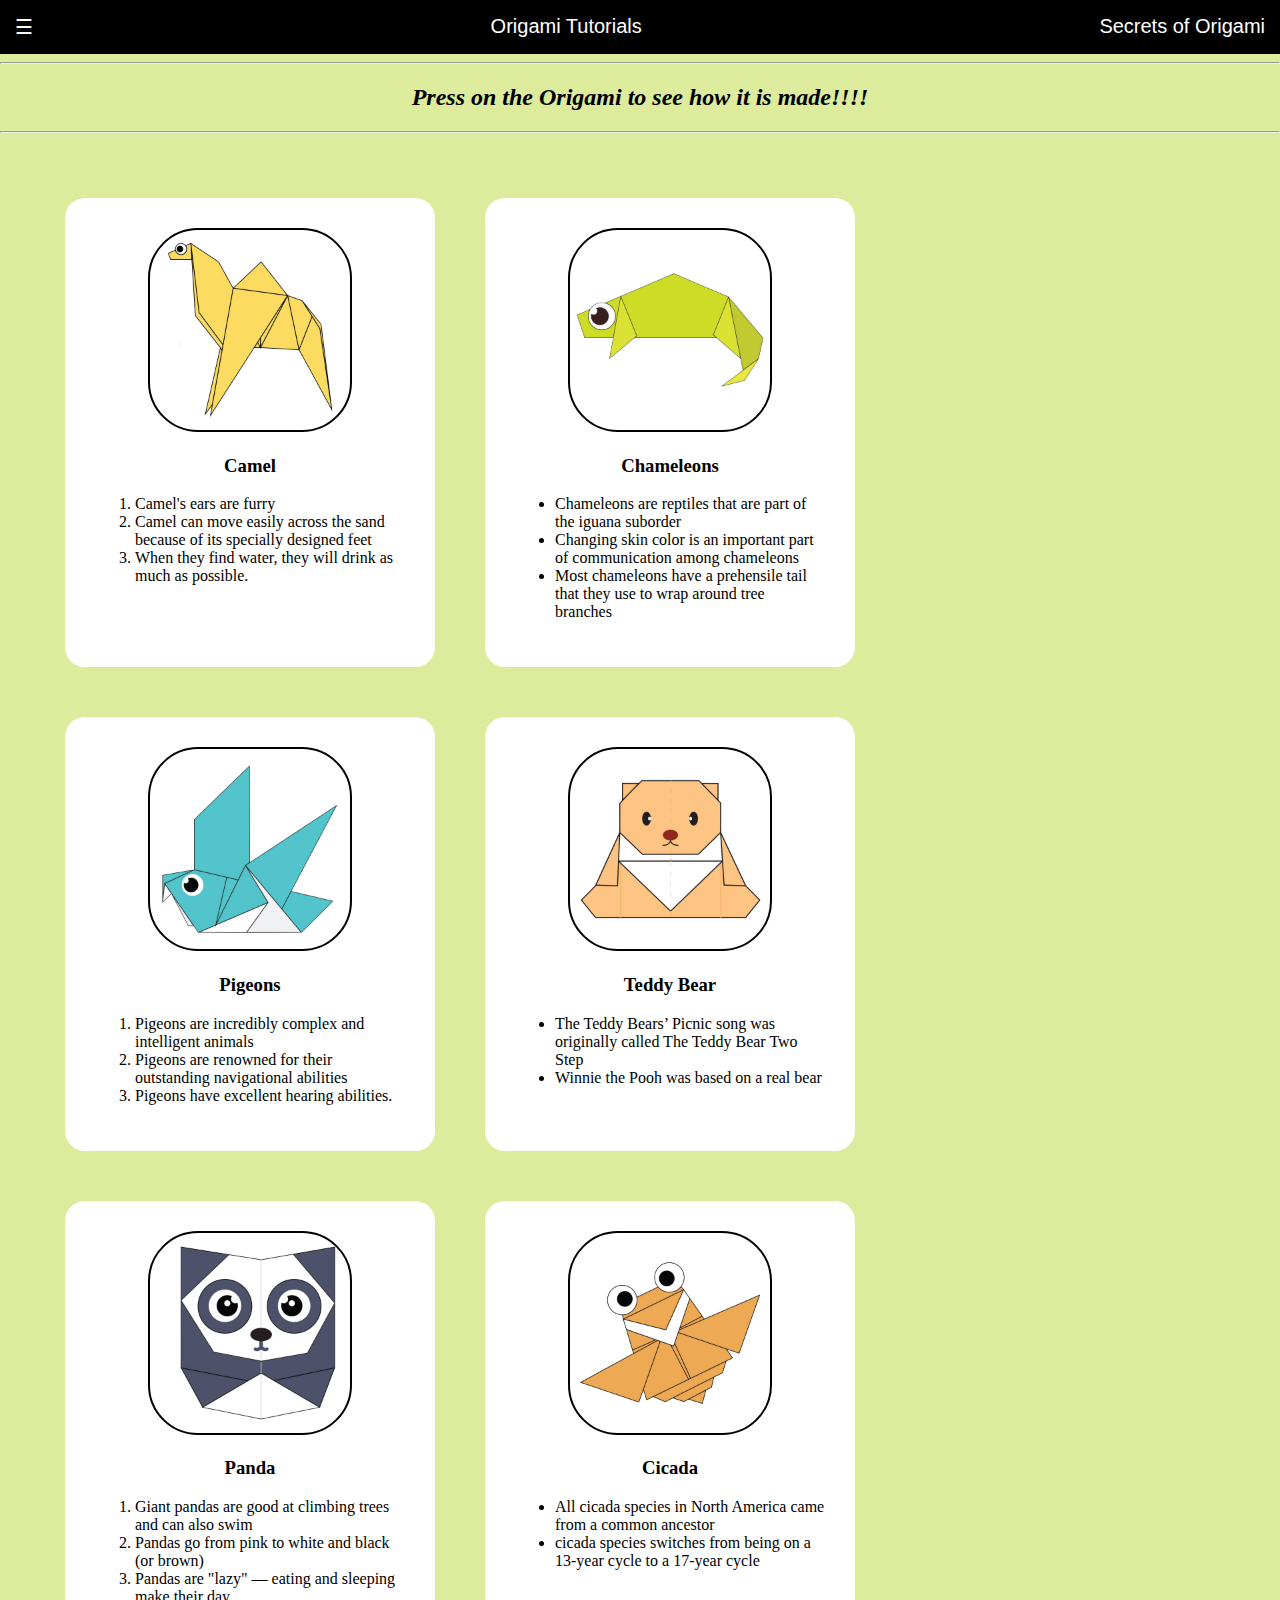
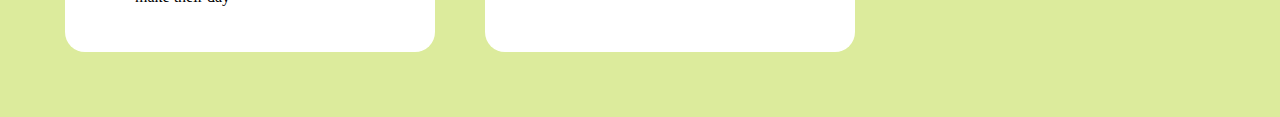
<file: index.html>
<!DOCTYPE html>
<html lang="en">
<head>
    <title>Origami Tutorials Links</title>
    <link rel="stylesheet" type="text/css" href="style.css">
   
</head>
<body>
<div class="header">
<div class="menu">
<div ><a href ="#">☰</a></div>
<div >Origami Tutorials</div>
<div ><a href ="about.html">Secrets of  Origami</a></div>
</div>
</div>
 
<hr>
   <p><h2><i><b><center>Press on the Origami to see how it is made!!!!</center></b> </i></h3></p> 
    <hr>

    <div class ="grid">
        <div class ="origami">
            <center>
            <a href ="http://origami.me/camel/"><img src="camel.png" width="200px" height="200px"></a>
            <h3> Camel </h3>
            </center>
            <p>
                <ol>
                    <li>Camel's ears are furry</li>
                    <li>Camel can move easily across the sand because of its specially designed feet</li>
                    <li>When they find water, they will drink as much as possible.</li>
                </ol>
            </p>
            </div>
        <div class="origami">
            <center>
            <a href="http://origami.me/pigeon/"><img src="chameleon.png" width="200px" height="200px"></a>
            <h3> Chameleons </h3>
            </center>
            <p> 
                <ul>
                    <li>Chameleons are reptiles that are part of the iguana suborder</li>
                    <li>Changing skin color is an important part of communication among chameleons</li>
                    <li>Most chameleons have a prehensile tail that they use to wrap around tree branches</li>
                </ul>
            </p>
         </div>

         <div class="origami">
            <center>
            <a href="http://origami.me/pigeon/"><img src="pigeon.png" width="200px" height="200px"></a>
            <h3> Pigeons </h3>
            </center>
            <p>
            <ol>
                <li>Pigeons are incredibly complex and intelligent animals</li>
                <li>Pigeons are renowned for their outstanding navigational abilities</li>
                <li>Pigeons have excellent hearing abilities.</li>
            </ol>
            </p>
            </div>
        <div class="origami">
            <center>
            <a href="http://origami.me/teddy-bear/"><img src="teddy.png" width="200px" height="200px"></a>
            <h3> Teddy Bear </h3>
            </center>
            <p>
            <ul>
                <li>The Teddy Bears’ Picnic song was originally called The Teddy Bear Two Step</li>
                <li>Winnie the Pooh was based on a real bear</li>
                
            </ul>
            </p>
            </div>
    
        
        <div class="origami">
            <center>
                <a href="http://origami.me/panda/"><img src="panda.png" width="200px" height="200px"></a>
                <h3> Panda </h3>
            </center>
            <p>
            <ol>
                <li>Giant pandas are good at climbing trees and can also swim</li>
                <li>Pandas go from pink to white and black (or brown)</li>
                <li>Pandas are "lazy" — eating and sleeping make their day</li>
            </ol>
            </p>
        </div>
                        
        <div class="origami">
            <center>
                <a href="http://origami.me/flying-cicada/"><img src="cicada.png" width="200px" height="200px"></a>
                <h3> Cicada </h3>
            </center>
            <p>
            <ul>
                <li>All cicada species in North America came from a common ancestor</li>
                <li>cicada species switches from being on a 13-year cycle to a 17-year cycle</li>
            </ul>
            </p>
        </div>
    
</div>
</body>
</html>
</file>
<file: style.css>
.menu{
    display: flex;
    justify-content: space-between;
    background-color: black;
    padding: 15px;
    font-size: 20px;
    font-family: sans-serif;
    font-weight: 400;
    color: white;
}
body{
    margin: 0px;
    background-color:#dceb9c;
    
}
a{
    text-decoration: none;
}
a:link{
    color:white;
}
a:visited{
    color:white;
}
.bodyimg{
    position: relative;
}

.bodyimg p{
    color:#f7f2f2;
    font-size: 55px;
    font-family: fantasy;
    position: absolute;
    top:10%;
    left:50%;
    transform: translate(-50%,-50%);
}
.bodyimg h3{
    color:#f7f2f2;
    font-family: fantasy;
    font-size: 30px;
    width: 1600px;
    position: absolute;
    top:40%;
    left:45%;
    transform: translate(-40%, -40%);
}
.grid{
    display: flex;
    flex-wrap: wrap;
    margin: 40px;
    font-family: sans-serif;
    
}
.grid img{
    border: 2px solid black;
    border-radius: 50px;
}
.origami {
    
    border-radius: 20px;
    background-color: #ffffff;
    padding: 30px;
    margin: 25px;
    width:310px;
    font-family: fantasy;
    
}
.origami:hover{

    transform: scale(1.2);
}
</file>
